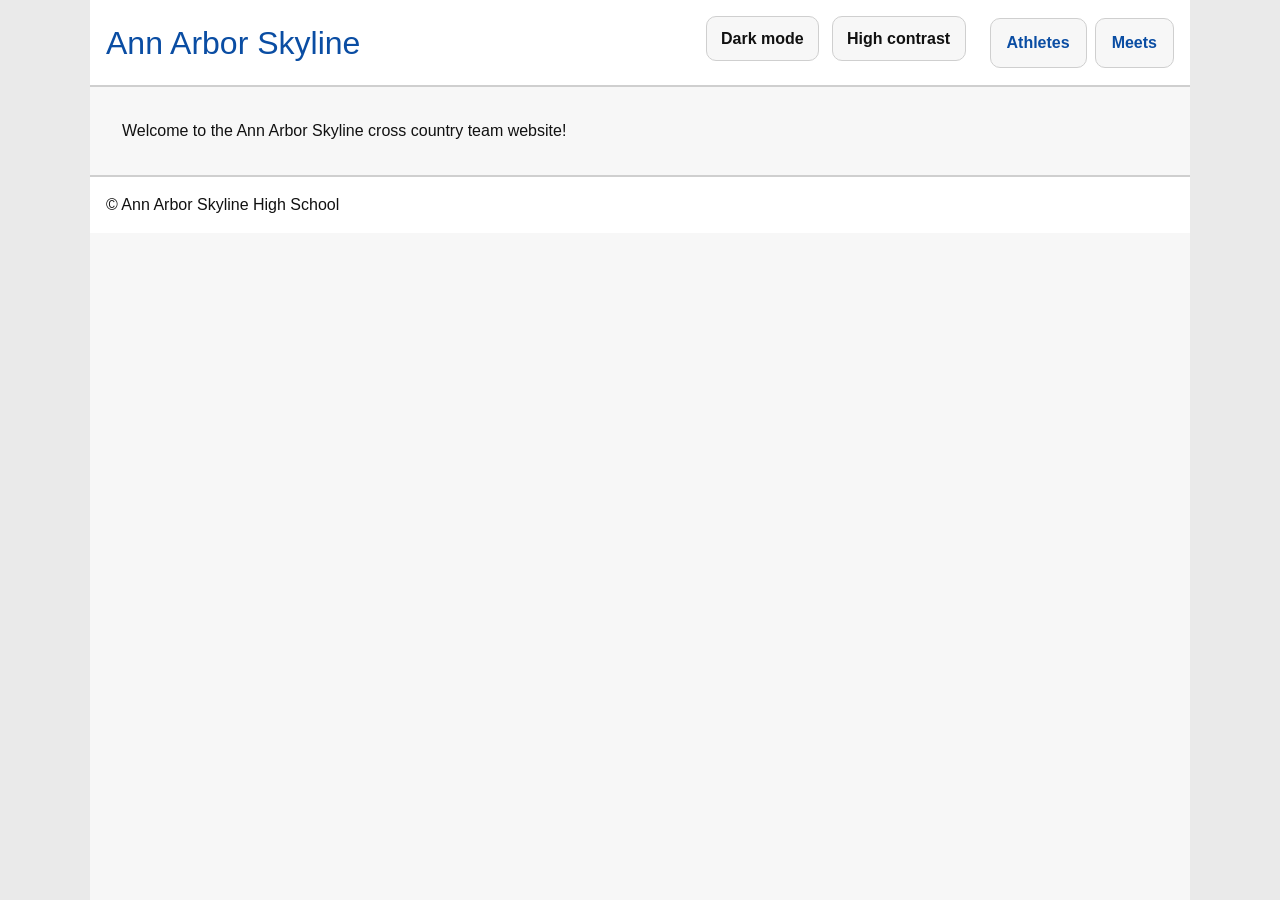
<file: index.html>
<!doctype html>
<html lang="en">
  <head>
    <meta charset="utf-8" />
    <meta name="viewport" content="width=device-width,initial-scale=1" />
    <title>Ann Arbor Skyline</title>
    <link rel="stylesheet" href="css/reset.css" />
    <link rel="stylesheet" href="css/style.css" />
  </head>

  <body>
    <div class="page">
      <header>
        <input type="checkbox" id="dark-mode-toggle" class="theme-toggle" />
        <input type="checkbox" id="contrast-toggle" class="theme-toggle" />

        <h1><a href="index.html">Ann Arbor Skyline</a></h1>

        <div class="toggle-bar">
          <label for="dark-mode-toggle">Dark mode</label>
          <label for="contrast-toggle">High contrast</label>
        </div>

        <nav>
          <ul>
            <li><a href="mainAthletes.html">Athletes</a></li>
            <li><a href="mainMeets.html">Meets</a></li>
          </ul>
        </nav>
      </header>

      <main>
        <p>Welcome to the Ann Arbor Skyline cross country team website!</p>
      </main>

      <footer>
        <p>&copy; Ann Arbor Skyline High School</p>
      </footer>
    </div>
  </body>
</html>
</file>
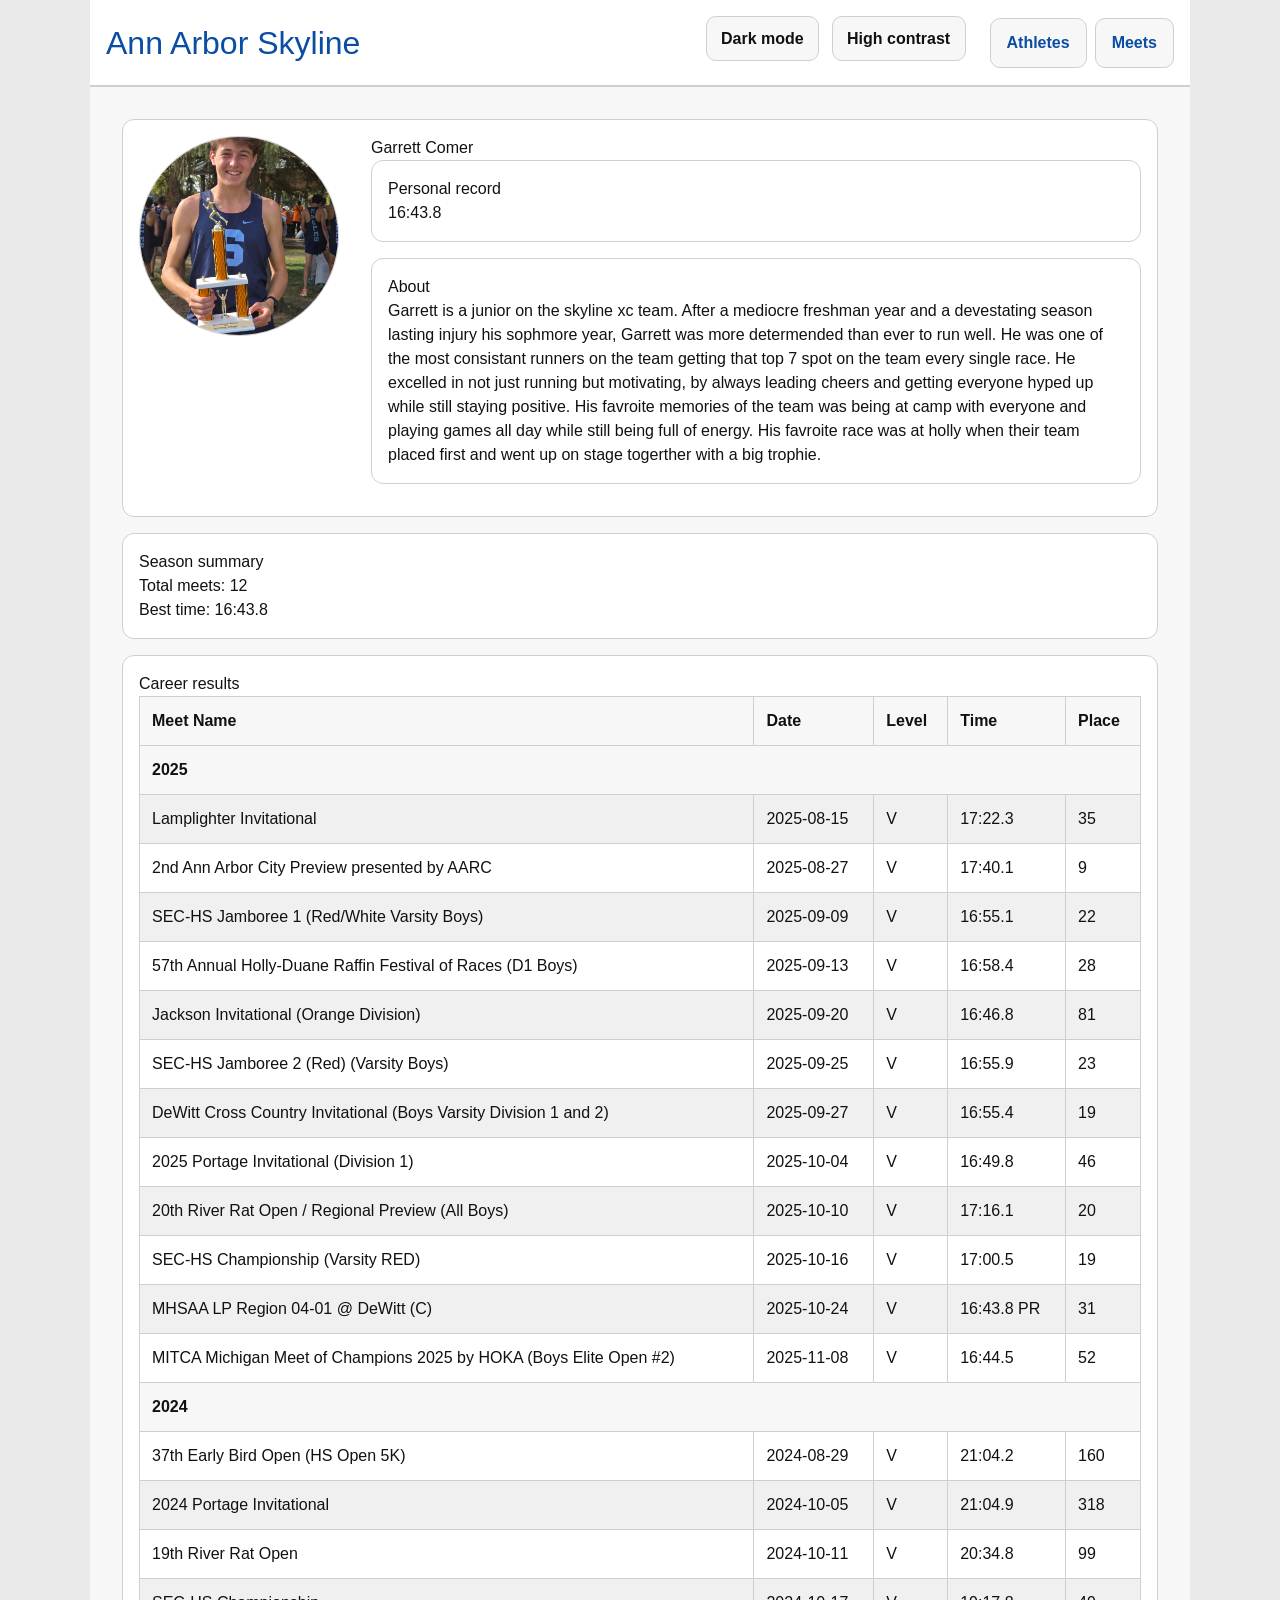
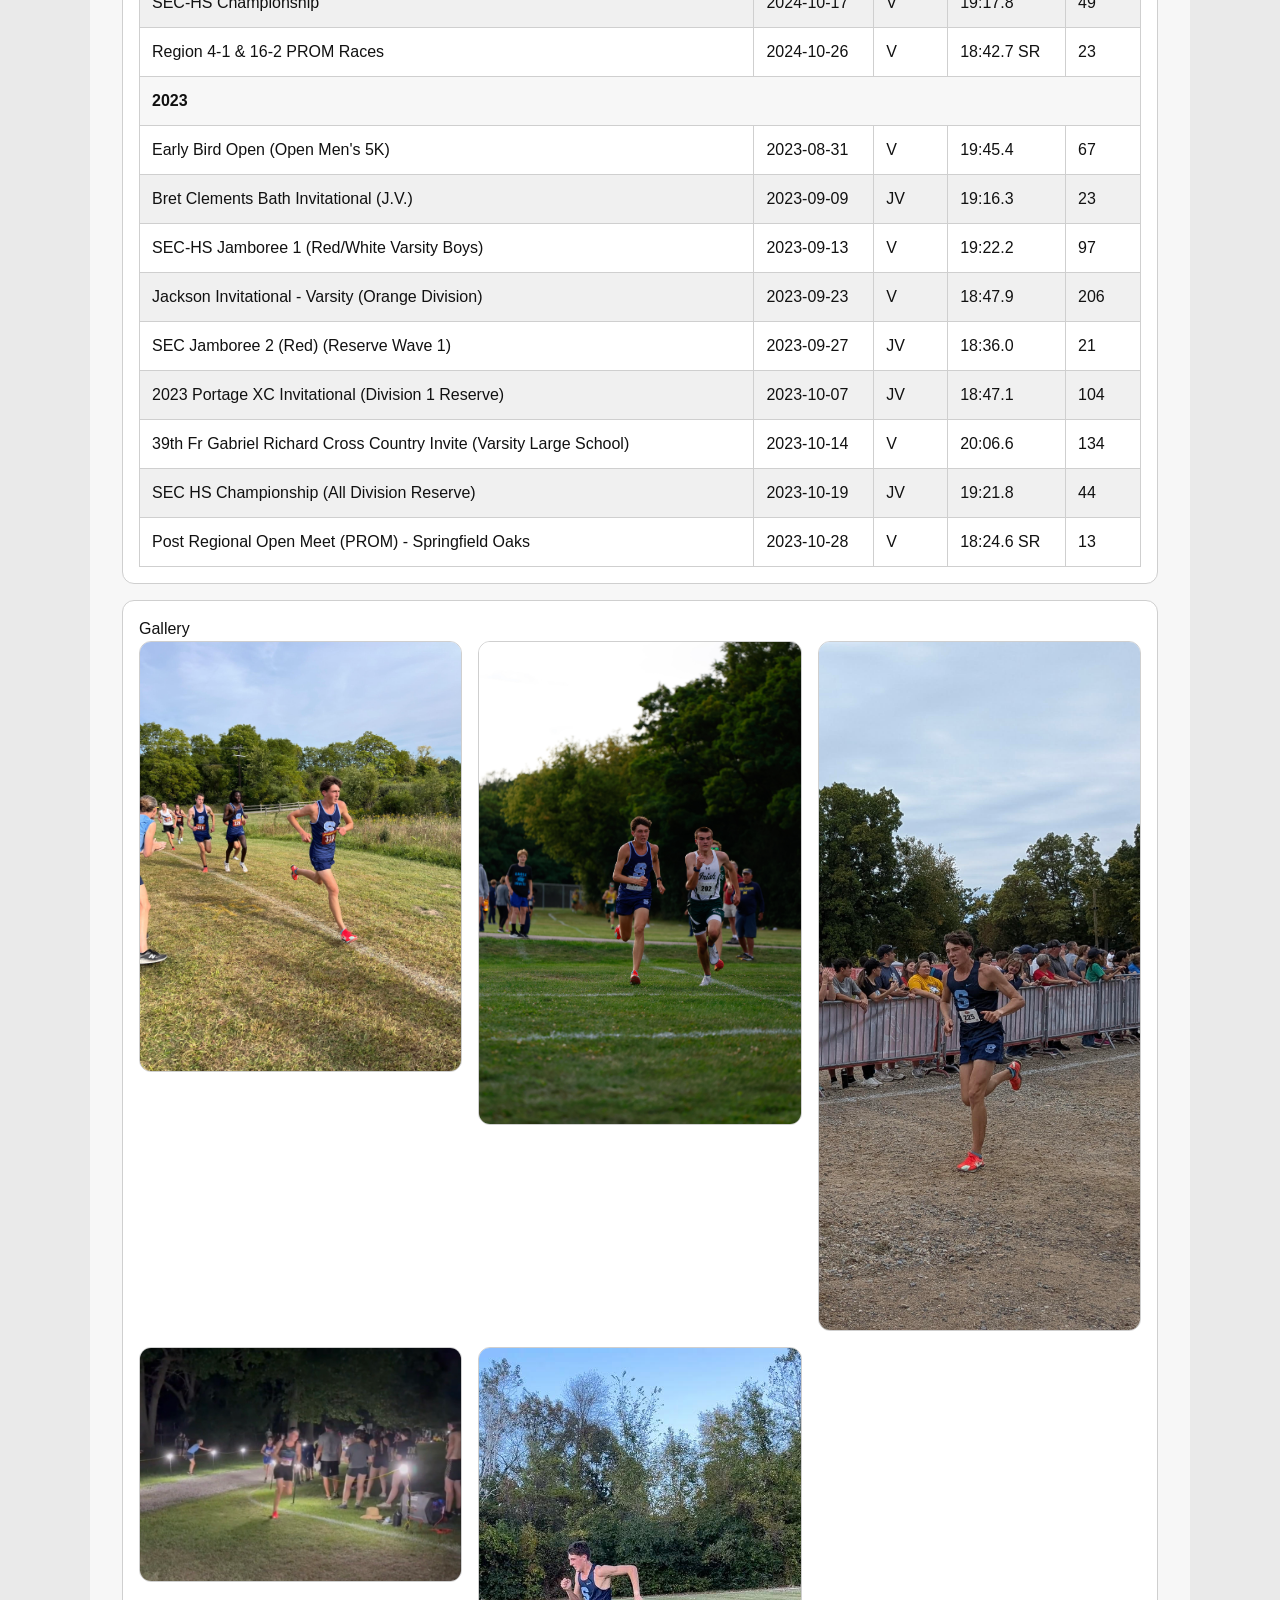
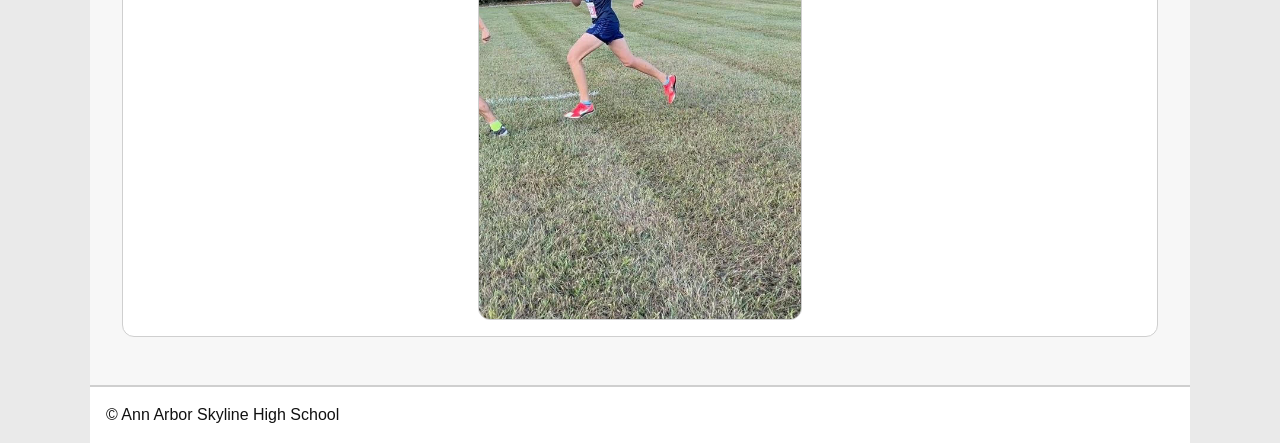
<file: athlete.html>
<!doctype html>
<html lang="en">
  <head>
    <meta charset="utf-8" />
    <meta name="viewport" content="width=device-width,initial-scale=1" />
    <title>Ann Arbor Skyline — Garrett Comer</title>
    <link rel="stylesheet" href="css/reset.css" />
    <link rel="stylesheet" href="css/style.css" />
  </head>

  <body>
    <div class="page">
      <header>
        <input type="checkbox" id="dark-mode-toggle" class="theme-toggle" />
        <input type="checkbox" id="contrast-toggle" class="theme-toggle" />

        <h1><a href="index.html">Ann Arbor Skyline</a></h1>

        <div class="toggle-bar">
          <label for="dark-mode-toggle">Dark mode</label>
          <label for="contrast-toggle">High contrast</label>
        </div>

        <nav>
          <ul>
            <li><a href="mainAthletes.html">Athletes</a></li>
            <li><a href="mainMeets.html">Meets</a></li>
          </ul>
        </nav>
      </header>

      <main>
        <section class="profile-header">
          <figure class="profile-photo">
            <img src="images/coverPhoto.jpg" alt="Garrett Comer"/>
          </figure>

          <div class="profile-info">
            <h2>Garrett Comer</h2>

            <section>
              <h3>Personal record</h3>
              <p>16:43.8</p>
            </section>

            <section>
              <h3>About</h3>
              <p>
                Garrett is a junior on the skyline xc team. After a mediocre freshman year and a devestating season lasting injury his sophmore year,
                Garrett was more determended than ever to run well. He was one of the most consistant runners on the team getting that top 7 spot on the
                team every single race. He excelled in not just running but motivating, by always leading cheers and getting everyone hyped up while still
                staying positive. His favroite memories of the team was being at camp with everyone and playing games all day while still being full of energy.
                His favroite race was at holly when their team placed first and went up on stage togerther with a big trophie.
              </p>
            </section>
          </div>
        </section>

        <section>
          <h2>Season summary</h2>

          <p>Total meets: 12</p>
          <p>Best time: 16:43.8</p>
        </section>

        <section>
          <h2>Career results</h2>

          <div class="table-wrap">
            <table>
              <thead>
                <tr>
                  <th scope="col">Meet Name</th>
                  <th scope="col">Date</th>
                  <th scope="col">Level</th>
                  <th scope="col">Time</th>
                  <th scope="col">Place</th>
                </tr>
              </thead>

              <tbody>
                <tr><th colspan="5" scope="rowgroup">2025</th></tr>
                <tr>
                  <td>Lamplighter Invitational</td>
                  <td>2025-08-15</td>
                  <td>V</td>
                  <td>17:22.3</td>
                  <td>35</td>
                </tr>
                <tr>
                  <td>2nd Ann Arbor City Preview presented by AARC</td>
                  <td>2025-08-27</td>
                  <td>V</td>
                  <td>17:40.1</td>
                  <td>9</td>
                </tr>
                <tr>
                  <td>SEC-HS Jamboree 1 (Red/White Varsity Boys)</td>
                  <td>2025-09-09</td>
                  <td>V</td>
                  <td>16:55.1</td>
                  <td>22</td>
                </tr>
                <tr>
                  <td>57th Annual Holly-Duane Raffin Festival of Races (D1 Boys)</td>
                  <td>2025-09-13</td>
                  <td>V</td>
                  <td>16:58.4</td>
                  <td>28</td>
                </tr>
                <tr>
                  <td>Jackson Invitational (Orange Division)</td>
                  <td>2025-09-20</td>
                  <td>V</td>
                  <td>16:46.8</td>
                  <td>81</td>
                </tr>
                <tr>
                  <td>SEC-HS Jamboree 2 (Red) (Varsity Boys)</td>
                  <td>2025-09-25</td>
                  <td>V</td>
                  <td>16:55.9</td>
                  <td>23</td>
                </tr>
                <tr>
                  <td>DeWitt Cross Country Invitational (Boys Varsity Division 1 and 2)</td>
                  <td>2025-09-27</td>
                  <td>V</td>
                  <td>16:55.4</td>
                  <td>19</td>
                </tr>
                <tr>
                  <td>2025 Portage Invitational (Division 1)</td>
                  <td>2025-10-04</td>
                  <td>V</td>
                  <td>16:49.8</td>
                  <td>46</td>
                </tr>
                <tr>
                  <td>20th River Rat Open / Regional Preview (All Boys)</td>
                  <td>2025-10-10</td>
                  <td>V</td>
                  <td>17:16.1</td>
                  <td>20</td>
                </tr>
                <tr>
                  <td>SEC-HS Championship (Varsity RED)</td>
                  <td>2025-10-16</td>
                  <td>V</td>
                  <td>17:00.5</td>
                  <td>19</td>
                </tr>
                <tr>
                  <td>MHSAA LP Region 04-01 @ DeWitt (C)</td>
                  <td>2025-10-24</td>
                  <td>V</td>
                  <td>16:43.8 PR</td>
                  <td>31</td>
                </tr>
                <tr>
                  <td>MITCA Michigan Meet of Champions 2025 by HOKA (Boys Elite Open #2)</td>
                  <td>2025-11-08</td>
                  <td>V</td>
                  <td>16:44.5</td>
                  <td>52</td>
                </tr>

                <tr><th colspan="5" scope="rowgroup">2024</th></tr>
                <tr>
                  <td>37th Early Bird Open (HS Open 5K)</td>
                  <td>2024-08-29</td>
                  <td>V</td>
                  <td>21:04.2</td>
                  <td>160</td>
                </tr>
                <tr>
                  <td>2024 Portage Invitational</td>
                  <td>2024-10-05</td>
                  <td>V</td>
                  <td>21:04.9</td>
                  <td>318</td>
                </tr>
                <tr>
                  <td>19th River Rat Open</td>
                  <td>2024-10-11</td>
                  <td>V</td>
                  <td>20:34.8</td>
                  <td>99</td>
                </tr>
                <tr>
                  <td>SEC-HS Championship</td>
                  <td>2024-10-17</td>
                  <td>V</td>
                  <td>19:17.8</td>
                  <td>49</td>
                </tr>
                <tr>
                  <td>Region 4-1 &amp; 16-2 PROM Races</td>
                  <td>2024-10-26</td>
                  <td>V</td>
                  <td>18:42.7 SR</td>
                  <td>23</td>
                </tr>

                <tr><th colspan="5" scope="rowgroup">2023</th></tr>
                <tr>
                  <td>Early Bird Open (Open Men's 5K)</td>
                  <td>2023-08-31</td>
                  <td>V</td>
                  <td>19:45.4</td>
                  <td>67</td>
                </tr>
                <tr>
                  <td>Bret Clements Bath Invitational (J.V.)</td>
                  <td>2023-09-09</td>
                  <td>JV</td>
                  <td>19:16.3</td>
                  <td>23</td>
                </tr>
                <tr>
                  <td>SEC-HS Jamboree 1 (Red/White Varsity Boys)</td>
                  <td>2023-09-13</td>
                  <td>V</td>
                  <td>19:22.2</td>
                  <td>97</td>
                </tr>
                <tr>
                  <td>Jackson Invitational - Varsity (Orange Division)</td>
                  <td>2023-09-23</td>
                  <td>V</td>
                  <td>18:47.9</td>
                  <td>206</td>
                </tr>
                <tr>
                  <td>SEC Jamboree 2 (Red) (Reserve Wave 1)</td>
                  <td>2023-09-27</td>
                  <td>JV</td>
                  <td>18:36.0</td>
                  <td>21</td>
                </tr>
                <tr>
                  <td>2023 Portage XC Invitational (Division 1 Reserve)</td>
                  <td>2023-10-07</td>
                  <td>JV</td>
                  <td>18:47.1</td>
                  <td>104</td>
                </tr>
                <tr>
                  <td>39th Fr Gabriel Richard Cross Country Invite (Varsity Large School)</td>
                  <td>2023-10-14</td>
                  <td>V</td>
                  <td>20:06.6</td>
                  <td>134</td>
                </tr>
                <tr>
                  <td>SEC HS Championship (All Division Reserve)</td>
                  <td>2023-10-19</td>
                  <td>JV</td>
                  <td>19:21.8</td>
                  <td>44</td>
                </tr>
                <tr>
                  <td>Post Regional Open Meet (PROM) - Springfield Oaks</td>
                  <td>2023-10-28</td>
                  <td>V</td>
                  <td>18:24.6 SR</td>
                  <td>13</td>
                </tr>
              </tbody>
            </table>
          </div>
        </section>

        <section>
          <h2>Gallery</h2>

          <ul class="gallery-list">
            <li><img src="images/galleryPic1.jpg" alt=""/></li>
            <li><img src="images/galleryPic2.jpg" alt=""/></li>
            <li><img src="images/galleryPic3.jpg" alt=""/></li>
            <li><img src="images/galleryPic4.jpg" alt=""/></li>
            <li><img src="images/galleryPic5.jpg" alt=""/></li>
          </ul>
        </section>
      </main>

      <footer>
        <p>&copy; Ann Arbor Skyline High School</p>
      </footer>
    </div>
  </body>
</html>
</file>
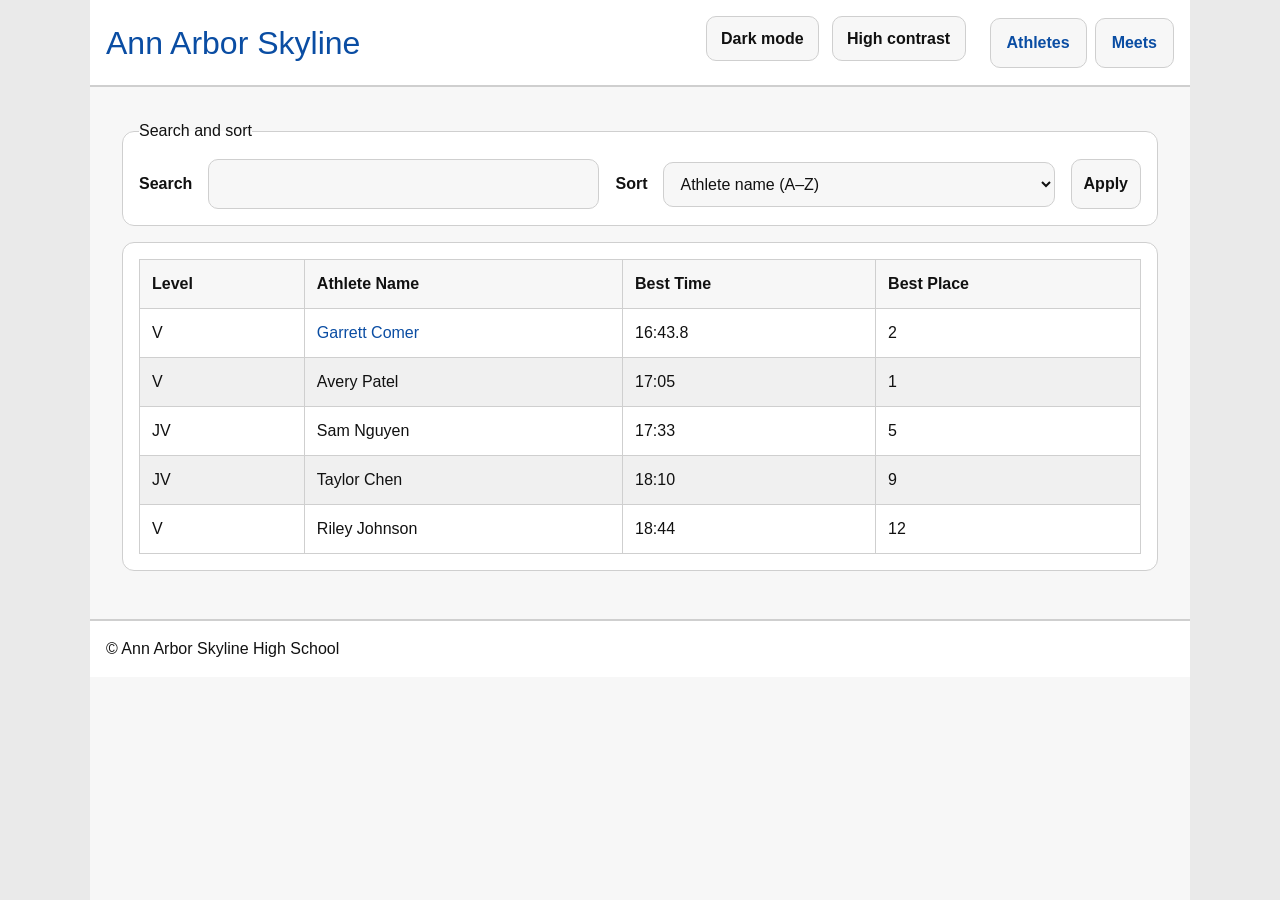
<file: mainAthletes.html>
<!doctype html>
<html lang="en">
  <head>
    <meta charset="utf-8" />
    <meta name="viewport" content="width=device-width,initial-scale=1" />
    <title>Ann Arbor Skyline — Athletes</title>
    <link rel="stylesheet" href="css/reset.css" />
    <link rel="stylesheet" href="css/style.css" />
  </head>

  <body>
    <div class="page">
      <header>
        <input type="checkbox" id="dark-mode-toggle" class="theme-toggle" />
        <input type="checkbox" id="contrast-toggle" class="theme-toggle" />

        <h1><a href="index.html">Ann Arbor Skyline</a></h1>

        <div class="toggle-bar">
          <label for="dark-mode-toggle">Dark mode</label>
          <label for="contrast-toggle">High contrast</label>
        </div>

        <nav>
          <ul>
            <li><a href="mainAthletes.html">Athletes</a></li>
            <li><a href="mainMeets.html">Meets</a></li>
          </ul>
        </nav>
      </header>

      <main>
        <form action="#" method="get">
          <fieldset>
            <legend>Search and sort</legend>

            <label for="search">Search</label>
            <input id="search" name="search" type="search" />

            <label for="sort">Sort</label>
            <select id="sort" name="sort">
              <option value="name-asc">Athlete name (A–Z)</option>
              <option value="name-desc">Athlete name (Z–A)</option>
            </select>

            <button type="submit">Apply</button>
          </fieldset>
        </form>

        <section>
          <div class="table-wrap">
            <table>
              <thead>
                <tr>
                  <th scope="col">Level</th>
                  <th scope="col">Athlete Name</th>
                  <th scope="col">Best Time</th>
                  <th scope="col">Best Place</th>
                </tr>
              </thead>

              <tbody>
                <tr>
                  <td>V</td>
                  <td><a href="athlete.html">Garrett Comer</a></td>
                  <td>16:43.8</td>
                  <td>2</td>
                </tr>
                <tr>
                  <td>V</td>
                  <td>Avery Patel</td>
                  <td>17:05</td>
                  <td>1</td>
                </tr>
                <tr>
                  <td>JV</td>
                  <td>Sam Nguyen</td>
                  <td>17:33</td>
                  <td>5</td>
                </tr>
                <tr>
                  <td>JV</td>
                  <td>Taylor Chen</td>
                  <td>18:10</td>
                  <td>9</td>
                </tr>
                <tr>
                  <td>V</td>
                  <td>Riley Johnson</td>
                  <td>18:44</td>
                  <td>12</td>
                </tr>
              </tbody>
            </table>
          </div>
        </section>
      </main>

      <footer>
        <p>&copy; Ann Arbor Skyline High School</p>
      </footer>
    </div>
    <script src="js/athletes.js"></script>
  </body>
</html>
</file>
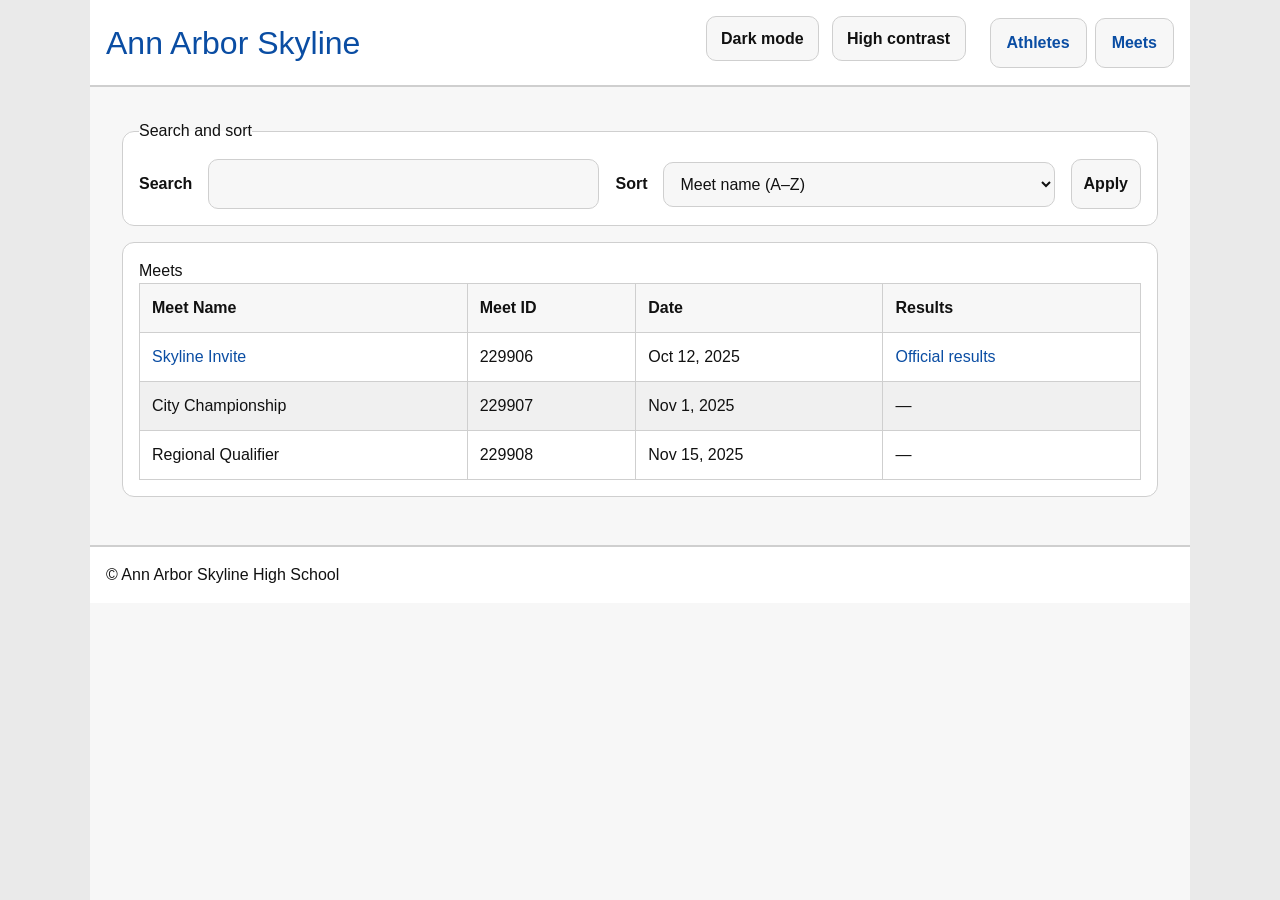
<file: mainMeets.html>
<!doctype html>
<html lang="en">
  <head>
    <meta charset="utf-8" />
    <meta name="viewport" content="width=device-width,initial-scale=1" />
    <title>Ann Arbor Skyline — Meets</title>
    <link rel="stylesheet" href="css/reset.css" />
    <link rel="stylesheet" href="css/style.css" />
  </head>

  <body>
    <div class="page">
      <header>
        <input type="checkbox" id="dark-mode-toggle" class="theme-toggle" />
        <input type="checkbox" id="contrast-toggle" class="theme-toggle" />

        <h1><a href="index.html">Ann Arbor Skyline</a></h1>

        <div class="toggle-bar">
          <label for="dark-mode-toggle">Dark mode</label>
          <label for="contrast-toggle">High contrast</label>
        </div>

        <nav>
          <ul>
            <li><a href="mainAthletes.html">Athletes</a></li>
            <li><a href="mainMeets.html">Meets</a></li>
          </ul>
        </nav>
      </header>

      <main>
        <form action="#" method="get">
          <fieldset>
            <legend>Search and sort</legend>

            <label for="search">Search</label>
            <input id="search" name="search" type="search" />

            <label for="sort">Sort</label>
            <select id="sort" name="sort">
              <option value="name-asc">Meet name (A–Z)</option>
              <option value="name-desc">Meet name (Z–A)</option>
              <option value="date-asc">Date (oldest first)</option>
              <option value="date-desc">Date (newest first)</option>
            </select>

            <button type="submit">Apply</button>
          </fieldset>
        </form>

        <section>
          <h2>Meets</h2>

          <div class="table-wrap">
            <table>
              <thead>
                <tr>
                  <th scope="col">Meet Name</th>
                  <th scope="col">Meet ID</th>
                  <th scope="col">Date</th>
                  <th scope="col">Results</th>
                </tr>
              </thead>

              <tbody>
                <tr>
                  <td>
                    <a href="meets.html">Skyline Invite</a>
                  </td>
                  <td>229906</td>
                  <td>
                    <time datetime="2025-10-12">Oct 12, 2025</time>
                  </td>
                  <td>
                    <a href="https://www.athletic.net/CrossCountry/meet/229906/results/916818">
                      Official results
                    </a>
                  </td>
                </tr>

                <tr>
                  <td>City Championship</td>
                  <td>229907</td>
                  <td>
                    <time datetime="2025-11-01">Nov 1, 2025</time>
                  </td>
                  <td>—</td>
                </tr>

                <tr>
                  <td>Regional Qualifier</td>
                  <td>229908</td>
                  <td>
                    <time datetime="2025-11-15">Nov 15, 2025</time>
                  </td>
                  <td>—</td>
                </tr>
              </tbody>
            </table>
          </div>
        </section>
      </main>

      <footer>
        <p>&copy; Ann Arbor Skyline High School</p>
      </footer>
    </div>
    <script src="js/meets.js"></script>
  </body>
</html>
</file>
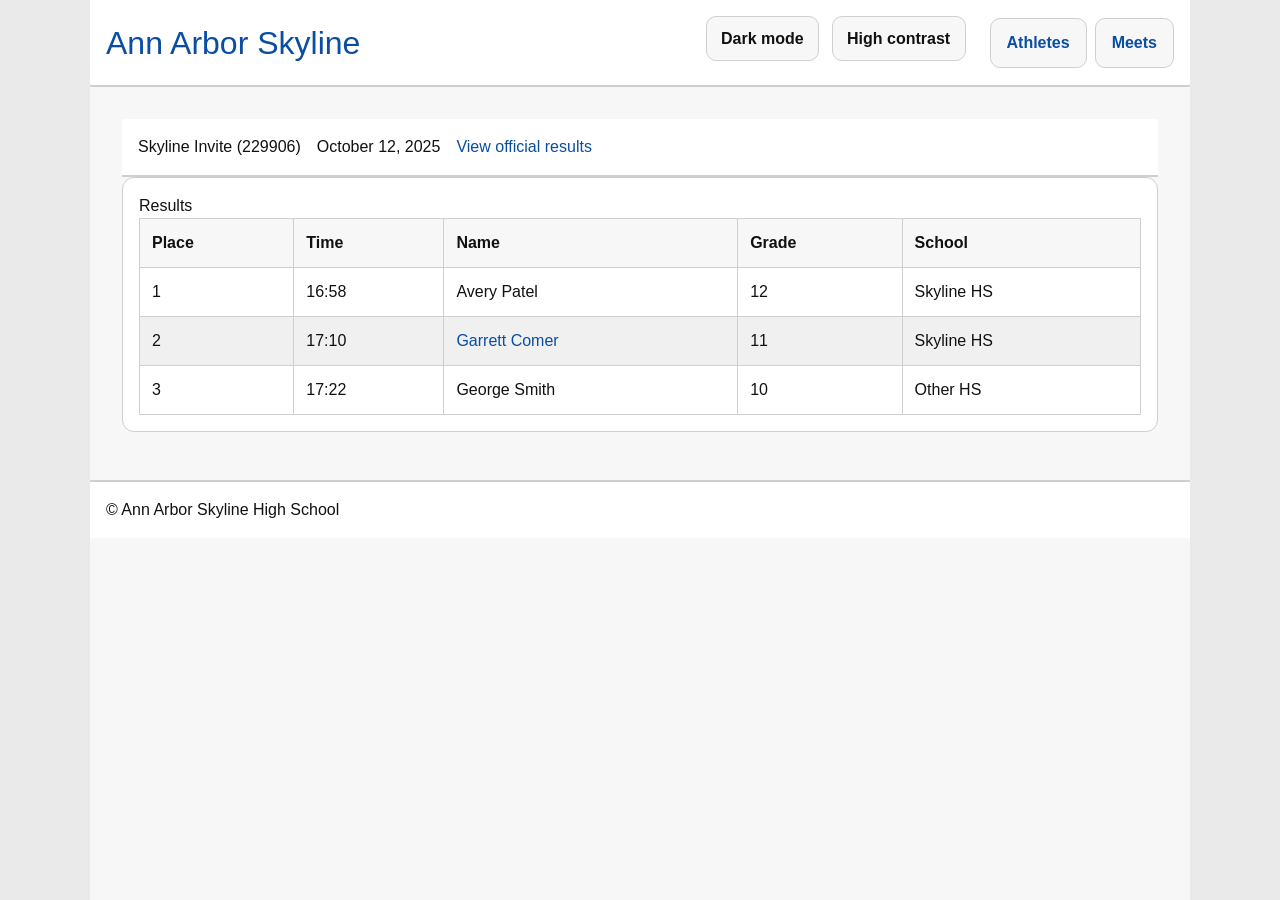
<file: meets.html>
<!doctype html>
<html lang="en">
<head>
  <meta charset="utf-8">
  <meta name="viewport" content="width=device-width, initial-scale=1.0">
  <title>Skyline Invite | Ann Arbor Skyline</title>
  <link rel="stylesheet" href="css/reset.css" />
  <link rel="stylesheet" href="css/style.css" />
</head>
<body>
  <div class="page">
    <header>
      <input type="checkbox" id="dark-mode-toggle" class="theme-toggle" />
      <input type="checkbox" id="contrast-toggle" class="theme-toggle" />

      <h1><a href="index.html">Ann Arbor Skyline</a></h1>

      <div class="toggle-bar">
        <label for="dark-mode-toggle">Dark mode</label>
        <label for="contrast-toggle">High contrast</label>
      </div>

      <nav>
        <ul>
          <li><a href="mainAthletes.html">Athletes</a></li>
          <li><a href="mainMeets.html">Meets</a></li>
        </ul>
      </nav>
    </header>

    <main>
      <article>
        <header>
          <h2>Skyline Invite (229906)</h2>
          <p>
            <time datetime="2025-10-12">October 12, 2025</time>
          </p>
          <p>
            <a href="https://www.athletic.net/CrossCountry/meet/229906/results/916818">
              View official results
            </a>
          </p>
        </header>

        <section>
          <h3>Results</h3>

          <div class="table-wrap">
            <table>
              <thead>
                <tr>
                  <th scope="col">Place</th>
                  <th scope="col">Time</th>
                  <th scope="col">Name</th>
                  <th scope="col">Grade</th>
                  <th scope="col">School</th>
                </tr>
              </thead>
              <tbody>
                <tr>
                  <td>1</td>
                  <td>16:58</td>
                  <td>Avery Patel</td>
                  <td>12</td>
                  <td>Skyline HS</td>
                </tr>
                <tr>
                  <td>2</td>
                  <td>17:10</td>
                  <td><a href="athlete.html">Garrett Comer</a></td>
                  <td>11</td>
                  <td>Skyline HS</td>
                </tr>
                <tr>
                  <td>3</td>
                  <td>17:22</td>
                  <td>George Smith</td>
                  <td>10</td>
                  <td>Other HS</td>
                </tr>
              </tbody>
            </table>
          </div>
        </section>
      </article>
    </main>

    <footer>
      <p>&copy; Ann Arbor Skyline High School</p>
    </footer>
  </div>
</body>
</html>
</file>
<file: css/style.css>
/* default color variables */
:root {
  --bg-color: #f7f7f7;
  --card-color: #ffffff;
  --text-color: #111111;
  --accent-color: #0a4da3;
  --border-color: #cfcfcf;
}

* {
  box-sizing: border-box;
}

body {
  margin: 0;
  font-family: Arial, Helvetica, sans-serif;
  background-color: #eaeaea;
  color: #111111;
  line-height: 1.5;
}

.page {
  background-color: var(--bg-color);
  color: var(--text-color);
  min-height: 100vh;
}

/* hidden checkboxes */
.theme-toggle {
  position: absolute;
  left: -9999px;
}

/* dark mode variables */
.page:has(#dark-mode-toggle:checked) {
  --bg-color: #121212;
  --card-color: #1f1f1f;
  --text-color: #f3f3f3;
  --accent-color: #8ec5ff;
  --border-color: #555555;
}

/* high contrast variables */
.page:has(#contrast-toggle:checked) {
  --bg-color: #000000;
  --card-color: #000000;
  --text-color: #ffffff;
  --accent-color: #ffff00;
  --border-color: #ffffff;
}

/* sticky header */
header {
  padding: 1rem;
  background-color: var(--card-color);
  border-bottom: 2px solid var(--border-color);
  position: sticky;
  top: 0;
}

h1 {
  margin: 0 0 0.75rem 0;
  font-size: 2rem;
}

h1 a {
  color: var(--accent-color);
  text-decoration: none;
}

h2, h3 {
  margin-top: 0;
}

main {
  padding: 1rem;
}

section {
  background-color: var(--card-color);
  border: 1px solid var(--border-color);
  border-radius: 12px;
  padding: 1rem;
  margin-bottom: 1rem;
}

nav ul {
  list-style: none;
  padding: 0;
  margin: 0;
}

nav li {
  margin-bottom: 0.5rem;
}

/* nav styling */
nav a {
  display: block;
  padding: 0.75rem 1rem;
  background-color: var(--bg-color);
  border: 1px solid var(--border-color);
  border-radius: 10px;
  color: var(--accent-color);
  text-decoration: none;
  font-weight: bold;
}

.toggle-bar {
  margin-bottom: 1rem;
}

/* dark mode and high contrast toggle buttons */
.toggle-bar label {
  display: inline-block;
  margin-right: 0.5rem;
  margin-bottom: 0.5rem;
  padding: 0.6rem 0.9rem;
  border: 1px solid var(--border-color);
  border-radius: 10px;
  background-color: var(--bg-color);
  color: var(--text-color);
  font-weight: bold;
}

/* forms */
fieldset {
  border: 1px solid var(--border-color);
  border-radius: 12px;
  padding: 1rem;
  background-color: var(--card-color);
  margin-bottom: 1rem;
}

label {
  display: block;
  margin-bottom: 0.35rem;
  font-weight: bold;
}

input, select, button {
  width: 100%;
  padding: 0.75rem;
  margin-bottom: 0.9rem;
  border: 1px solid var(--border-color);
  border-radius: 10px;
  background-color: var(--bg-color);
  color: var(--text-color);
  font: inherit;
}

button {
  font-weight: bold;
}

/* let tables scroll horizontally if wider than screen */
.table-wrap {
  overflow-x: auto;
}

table {
  border-collapse: collapse;
  width: 100%;
  min-width: 500px;
  background-color: var(--card-color);
}

th, td {
  border: 1px solid var(--border-color);
  padding: 0.75rem;
  text-align: left;
}

th {
  background-color: var(--bg-color);
  color: var(--text-color);
}

tbody tr:nth-child(even) {
  background-color: #f0f0f0;
}

.page:has(#dark-mode-toggle:checked) tbody tr:nth-child(even) {
  background-color: #2a2a2a;
}

.page:has(#contrast-toggle:checked) tbody tr:nth-child(even) {
  background-color: #111111;
}

/* mobile-style image styling */
img {
  display: block;
  width: 100%;
  height: auto;
  border-radius: 12px;
  border: 1px solid var(--border-color);
}

figure {
  margin: 0;
}

ul {
  padding-left: 1.25rem;
}

/* profile photo */
.profile-photo img {
  border-radius: 50%;
  width: 200px;
  height: 200px;
  object-fit: cover;
  margin: 0 auto;
}

/* gallery */
.gallery-list {
  list-style: none;
  padding: 0;
  margin: 0;
}

.gallery-list li {
  margin-bottom: 1rem;
}

footer {
  padding: 1rem;
  border-top: 2px solid var(--border-color);
  background-color: var(--card-color);
}

a {
  color: var(--accent-color);
}

/* handle focus style */
a:focus, button:focus, input:focus, select:focus {
  outline: 3px solid var(--accent-color);
  outline-offset: 2px;
}

/* fade in animation */
section, table, fieldset, img {
  animation: fadein 0.5s ease;
}

@keyframes fadein {
  from {
    opacity: 0;
    transform: translateY(8px);
  }
  to {
    opacity: 1;
    transform: translateY(0);
  }
}

/* tablet (600px and up) */
@media (min-width: 600px) {
  header {
    display: flex;
    flex-wrap: wrap;
    align-items: center;
    gap: 0.5rem 1rem;
  }

  h1 {
    margin: 0;
    flex: 1;
  }

  .toggle-bar {
    margin-bottom: 0;
  }

  nav {
    flex-basis: 100%;
  }

  nav ul {
    display: flex;
    gap: 0.5rem;
  }

  nav li {
    margin-bottom: 0;
  }

  fieldset {
    display: flex;
    flex-wrap: wrap;
    align-items: center;
    gap: 0.5rem 1rem;
  }

  fieldset legend {
    flex-basis: 100%;
  }

  fieldset label {
    margin-bottom: 0;
  }

  fieldset input,
  fieldset select {
    width: auto;
    flex: 1;
    margin-bottom: 0;
  }

  fieldset button {
    width: auto;
    margin-bottom: 0;
  }
}

/* desktop (900px and up) */
@media (min-width: 900px) {
  .page {
    max-width: 1100px;
    margin: 0 auto;
  }

  main {
    padding: 2rem;
  }

  nav {
    flex-basis: auto;
  }

  .profile-header {
    display: flex;
    gap: 2rem;
    align-items: flex-start;
  }

  .profile-info {
    flex: 1;
  }

  .gallery-list {
    display: grid;
    grid-template-columns: repeat(3, 1fr);
    gap: 1rem;
  }

  .gallery-list li {
    margin-bottom: 0;
  }
}

/* reduced motion */
@media (prefers-reduced-motion: reduce) {
  section, table, fieldset, img {
    animation: none;
  }
}
</file>
